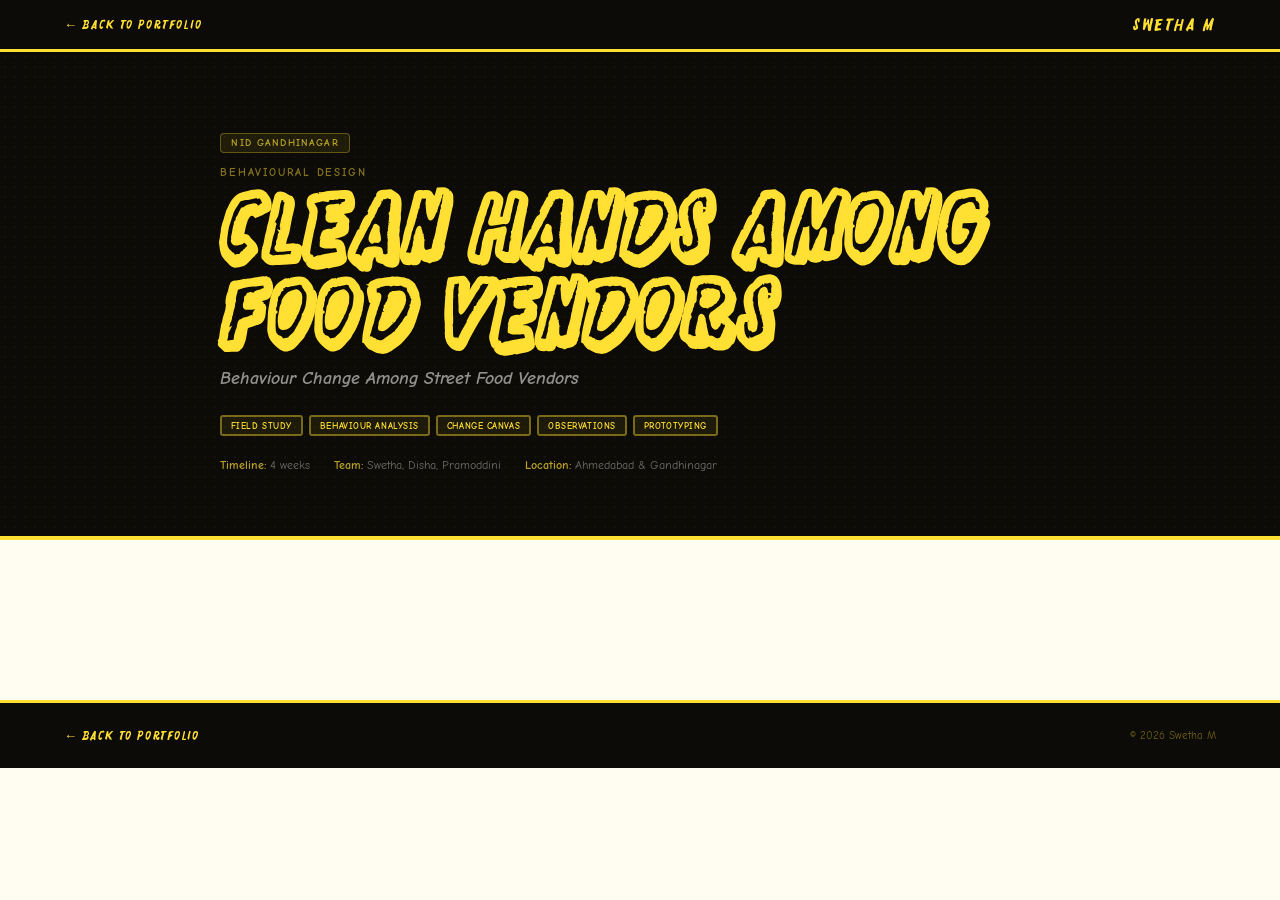
<file: behavior.html>
<!DOCTYPE html>
<html lang="en">

<head>
    <meta charset="UTF-8">
    <meta name="viewport" content="width=device-width, initial-scale=1.0">
    <title>Clean hands among food vendors | Swetha M</title>
    <link rel="stylesheet" href="project-detail.css">
    <link rel="apple-touch-icon" sizes="180x180" href="images/favicon/apple-touch-icon.png">
    <link rel="icon" type="image/png" sizes="32x32" href="images/favicon/favicon-32x32.png">
    <link rel="icon" type="image/png" sizes="16x16" href="images/favicon/favicon-16x16.png">
    <link rel="manifest" href="images/favicon/site.webmanifest">
</head>

<body>
    <nav class="pd-nav">
        <a href="index.html" class="pd-back">← Back to Portfolio</a>
        <span class="pd-brand">Swetha M</span>
    </nav>

    <header class="pd-hero">
        <div class="pd-hero-inner">
            <div class="pd-logo-badge">NID Gandhinagar</div>
            <div class="pd-cat">Behavioural Design</div>
            <h1 class="pd-title">Clean hands among food vendors</h1>
            <p class="pd-subtitle">Behaviour Change Among Street Food Vendors</p>
            <div class="pd-tags">
                <span class="pd-tag">Field Study</span>
                <span class="pd-tag">Behaviour Analysis</span>
                <span class="pd-tag">Change Canvas</span>
                <span class="pd-tag">Observations</span>
                <span class="pd-tag">Prototyping</span>
            </div>
            <div class="pd-meta">
                <span><strong>Timeline:</strong> 4 weeks</span>
                <span><strong>Team:</strong> Swetha, Disha, Pramoddini</span>
                <span><strong>Location:</strong> Ahmedabad &amp; Gandhinagar</span>
            </div>
        </div>
    </header>

    <main class="pd-main"></main>

    <footer class="pd-footer">
        <a href="index.html" class="pd-back-footer">← Back to Portfolio</a>
        <span>© 2026 Swetha M</span>
    </footer>
</body>

</html>
</file>
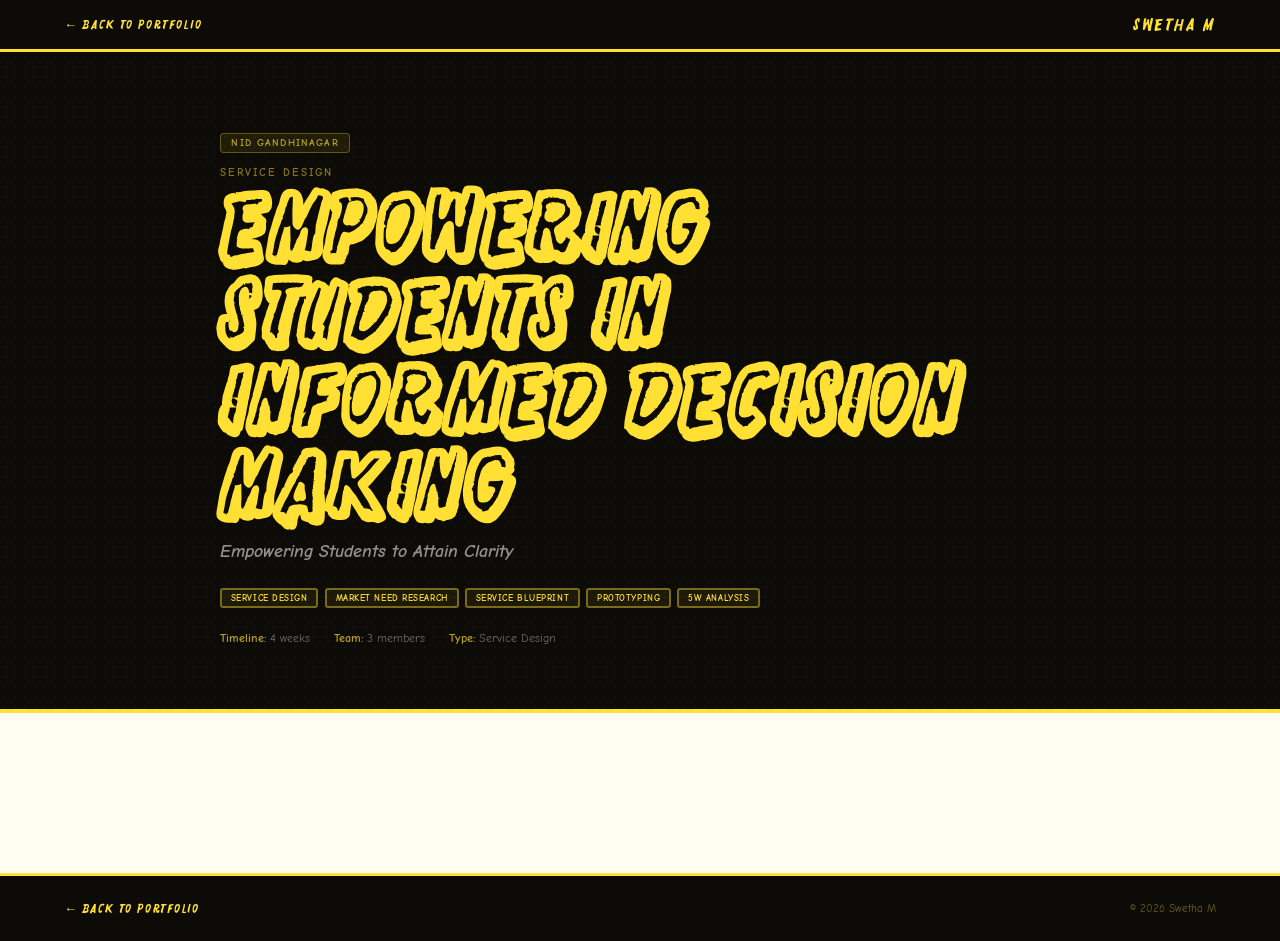
<file: noodle.html>
<!DOCTYPE html>
<html lang="en">

<head>
    <meta charset="UTF-8">
    <meta name="viewport" content="width=device-width, initial-scale=1.0">
    <title>Empowering students in informed decision making | Swetha M</title>
    <link rel="stylesheet" href="project-detail.css">
    <link rel="apple-touch-icon" sizes="180x180" href="images/favicon/apple-touch-icon.png">
    <link rel="icon" type="image/png" sizes="32x32" href="images/favicon/favicon-32x32.png">
    <link rel="icon" type="image/png" sizes="16x16" href="images/favicon/favicon-16x16.png">
    <link rel="manifest" href="images/favicon/site.webmanifest">
</head>

<body>
    <nav class="pd-nav">
        <a href="index.html" class="pd-back">← Back to Portfolio</a>
        <span class="pd-brand">Swetha M</span>
    </nav>

    <header class="pd-hero">
        <div class="pd-hero-inner">
            <div class="pd-logo-badge">NID Gandhinagar</div>
            <div class="pd-cat">Service Design</div>
            <h1 class="pd-title">Empowering students in informed decision making</h1>
            <p class="pd-subtitle">Empowering Students to Attain Clarity</p>
            <div class="pd-tags">
                <span class="pd-tag">Service Design</span>
                <span class="pd-tag">Market Need Research</span>
                <span class="pd-tag">Service Blueprint</span>
                <span class="pd-tag">Prototyping</span>
                <span class="pd-tag">5W Analysis</span>
            </div>
            <div class="pd-meta">
                <span><strong>Timeline:</strong> 4 weeks</span>
                <span><strong>Team:</strong> 3 members</span>
                <span><strong>Type:</strong> Service Design</span>
            </div>
        </div>
    </header>

    <main class="pd-main"></main>

    <footer class="pd-footer">
        <a href="index.html" class="pd-back-footer">← Back to Portfolio</a>
        <span>© 2026 Swetha M</span>
    </footer>
</body>

</html>
</file>
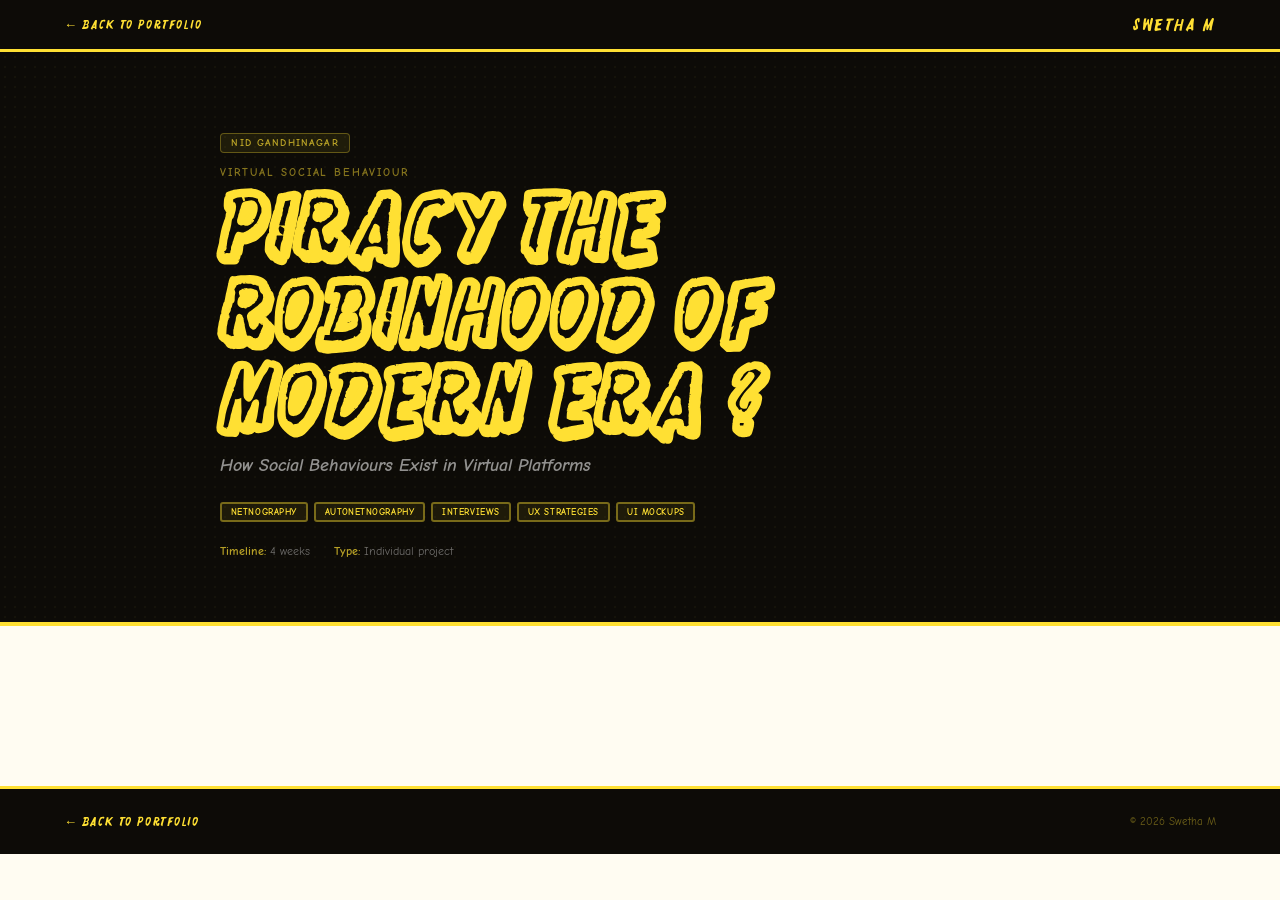
<file: piracy.html>
<!DOCTYPE html>
<html lang="en">

<head>
    <meta charset="UTF-8">
    <meta name="viewport" content="width=device-width, initial-scale=1.0">
    <title>Piracy the Robinhood of modern era ? | Swetha M</title>
    <link rel="stylesheet" href="project-detail.css">
    <link rel="apple-touch-icon" sizes="180x180" href="images/favicon/apple-touch-icon.png">
    <link rel="icon" type="image/png" sizes="32x32" href="images/favicon/favicon-32x32.png">
    <link rel="icon" type="image/png" sizes="16x16" href="images/favicon/favicon-16x16.png">
    <link rel="manifest" href="images/favicon/site.webmanifest">
</head>

<body>
    <nav class="pd-nav">
        <a href="index.html" class="pd-back">← Back to Portfolio</a>
        <span class="pd-brand">Swetha M</span>
    </nav>

    <header class="pd-hero">
        <div class="pd-hero-inner">
            <div class="pd-logo-badge">NID Gandhinagar</div>
            <div class="pd-cat">Virtual Social Behaviour</div>
            <h1 class="pd-title">Piracy the Robinhood of modern era ?</h1>
            <p class="pd-subtitle">How Social Behaviours Exist in Virtual Platforms</p>
            <div class="pd-tags">
                <span class="pd-tag">Netnography</span>
                <span class="pd-tag">Autonetnography</span>
                <span class="pd-tag">Interviews</span>
                <span class="pd-tag">UX Strategies</span>
                <span class="pd-tag">UI Mockups</span>
            </div>
            <div class="pd-meta">
                <span><strong>Timeline:</strong> 4 weeks</span>
                <span><strong>Type:</strong> Individual project</span>
            </div>
        </div>
    </header>

    <main class="pd-main"></main>

    <footer class="pd-footer">
        <a href="index.html" class="pd-back-footer">← Back to Portfolio</a>
        <span>© 2026 Swetha M</span>
    </footer>
</body>

</html>
</file>
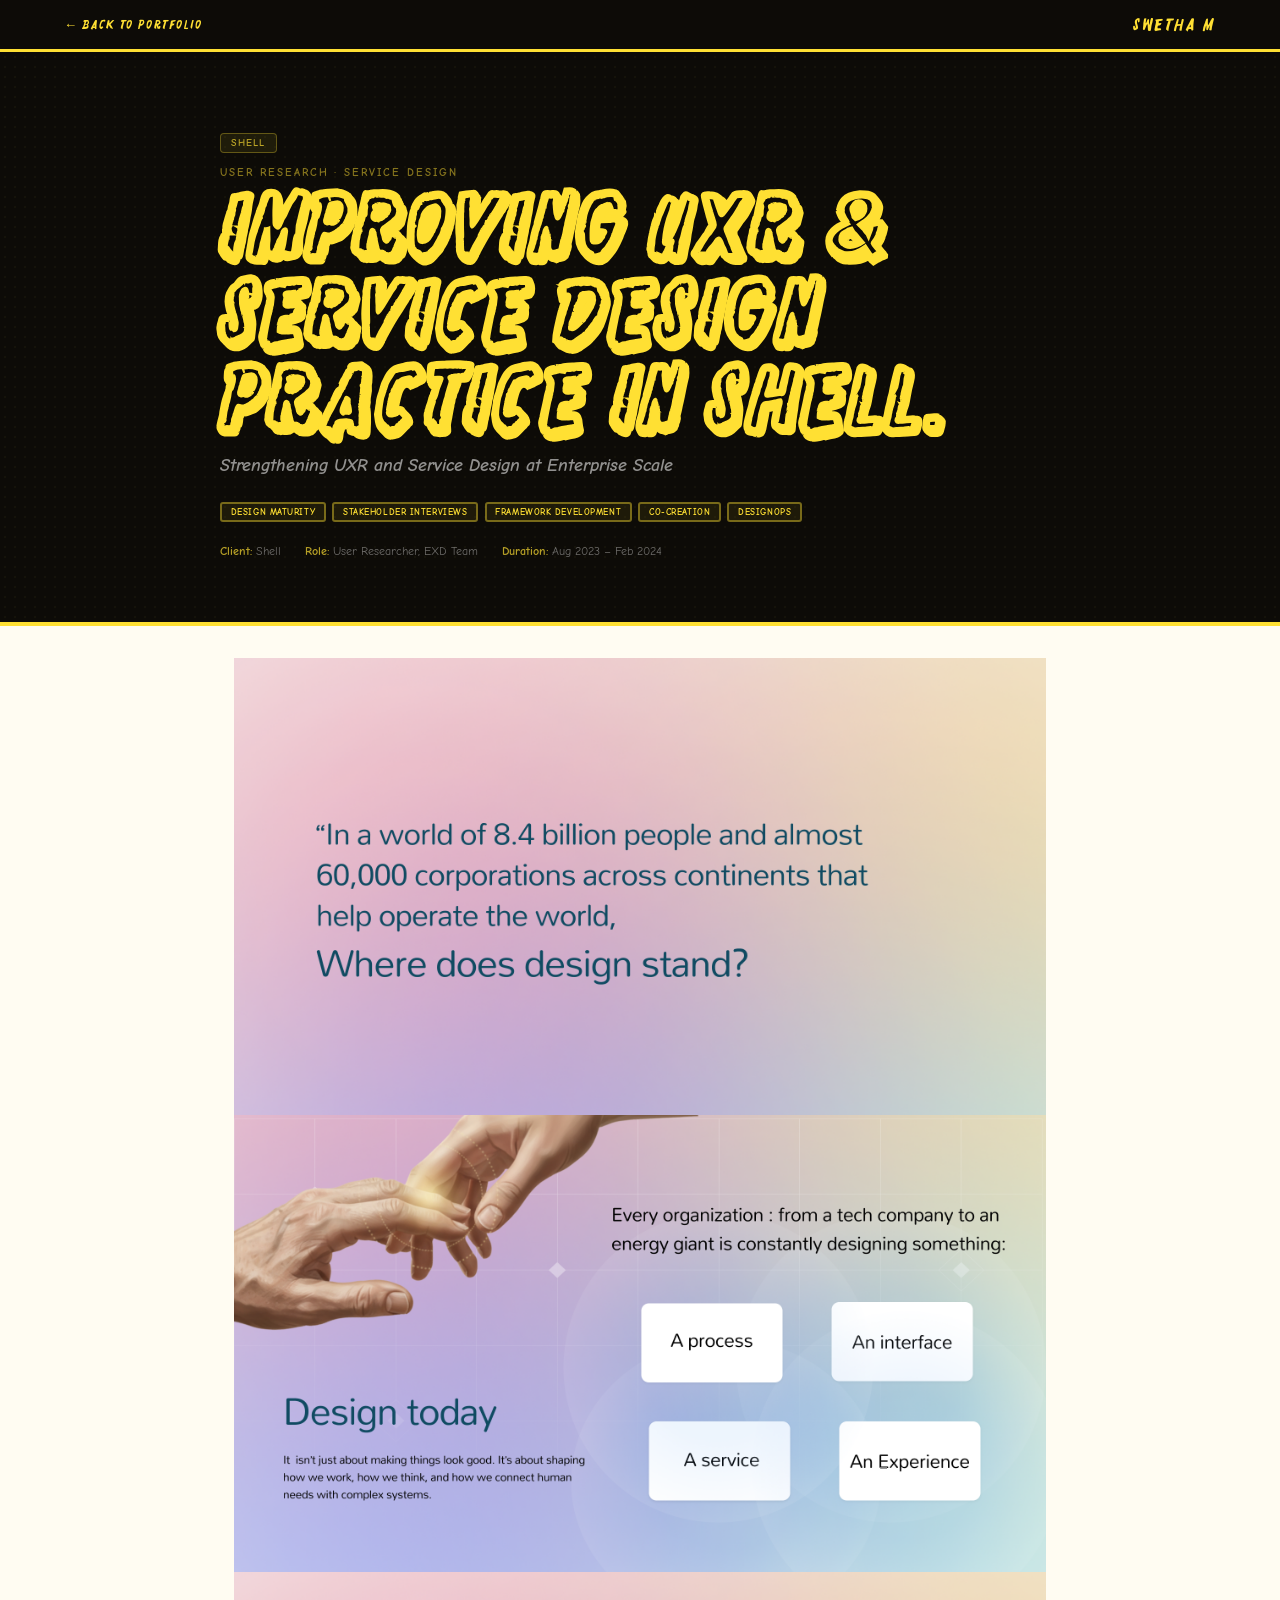
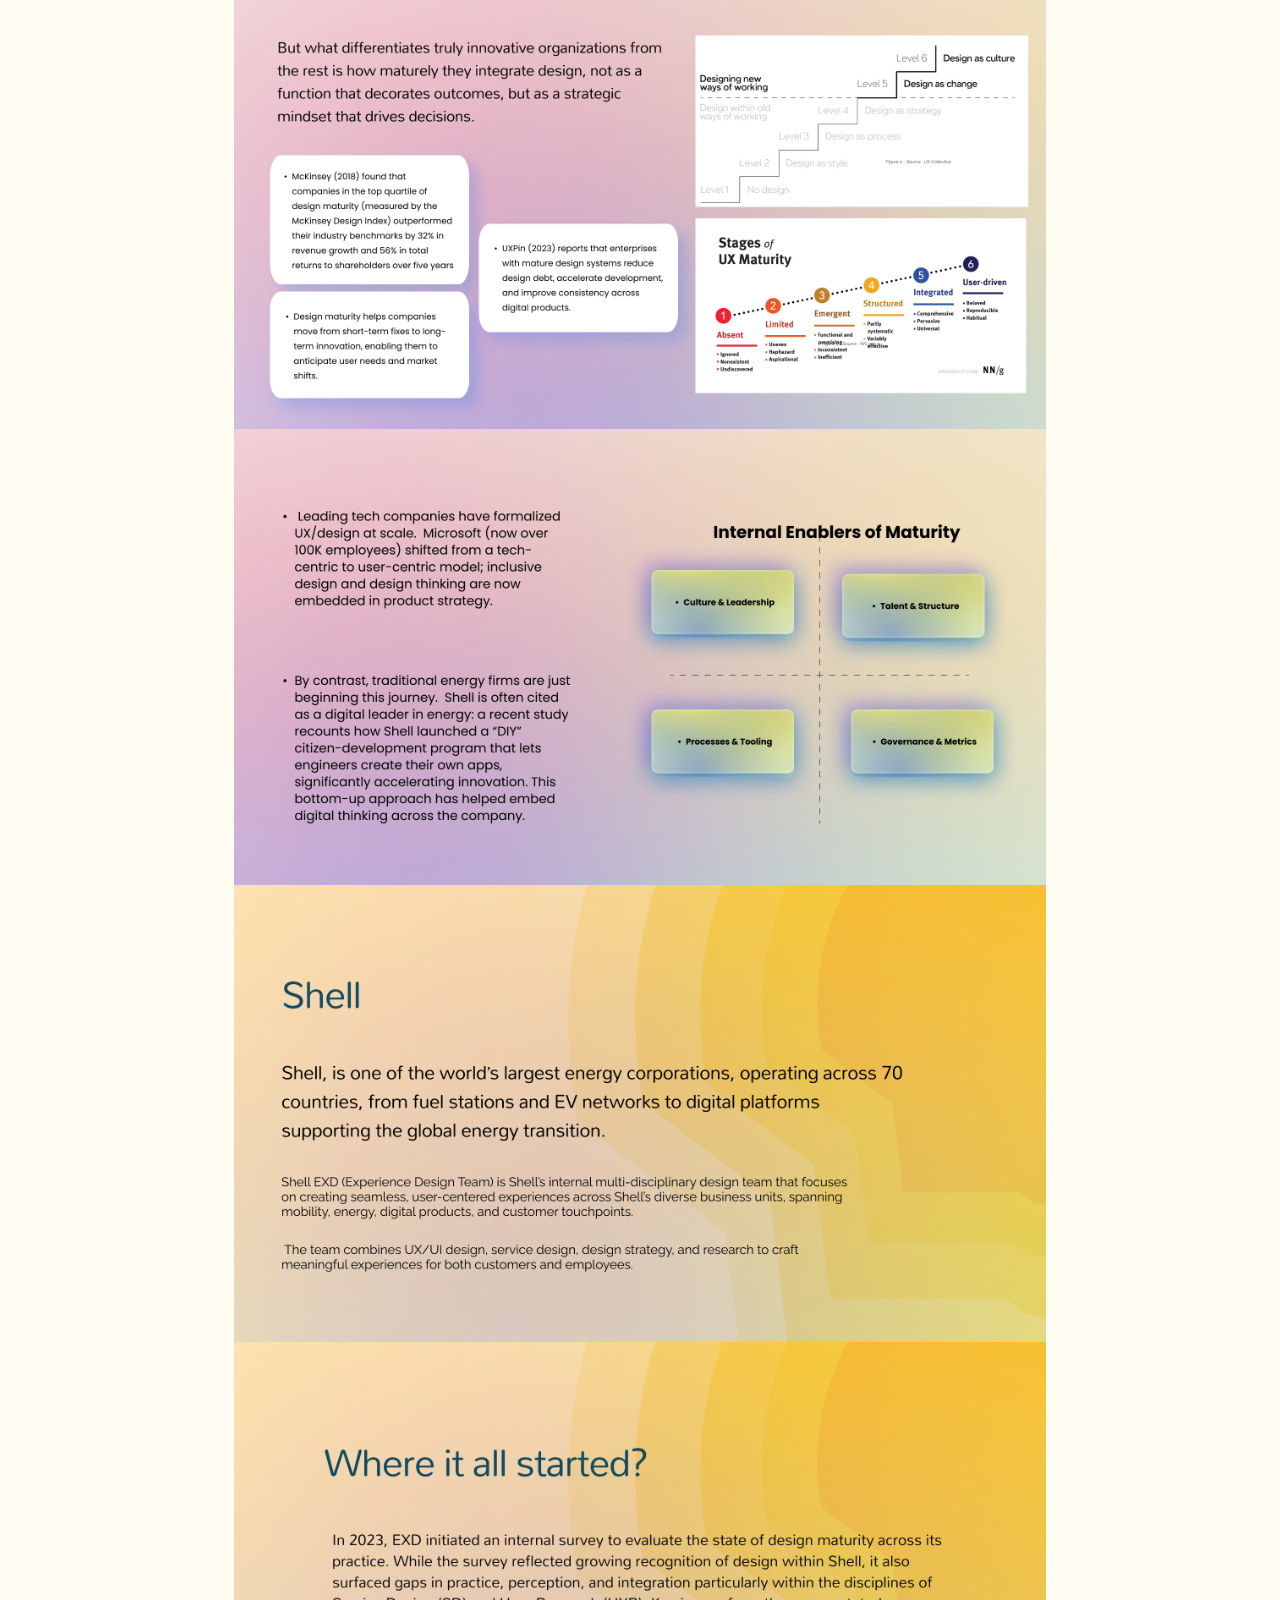
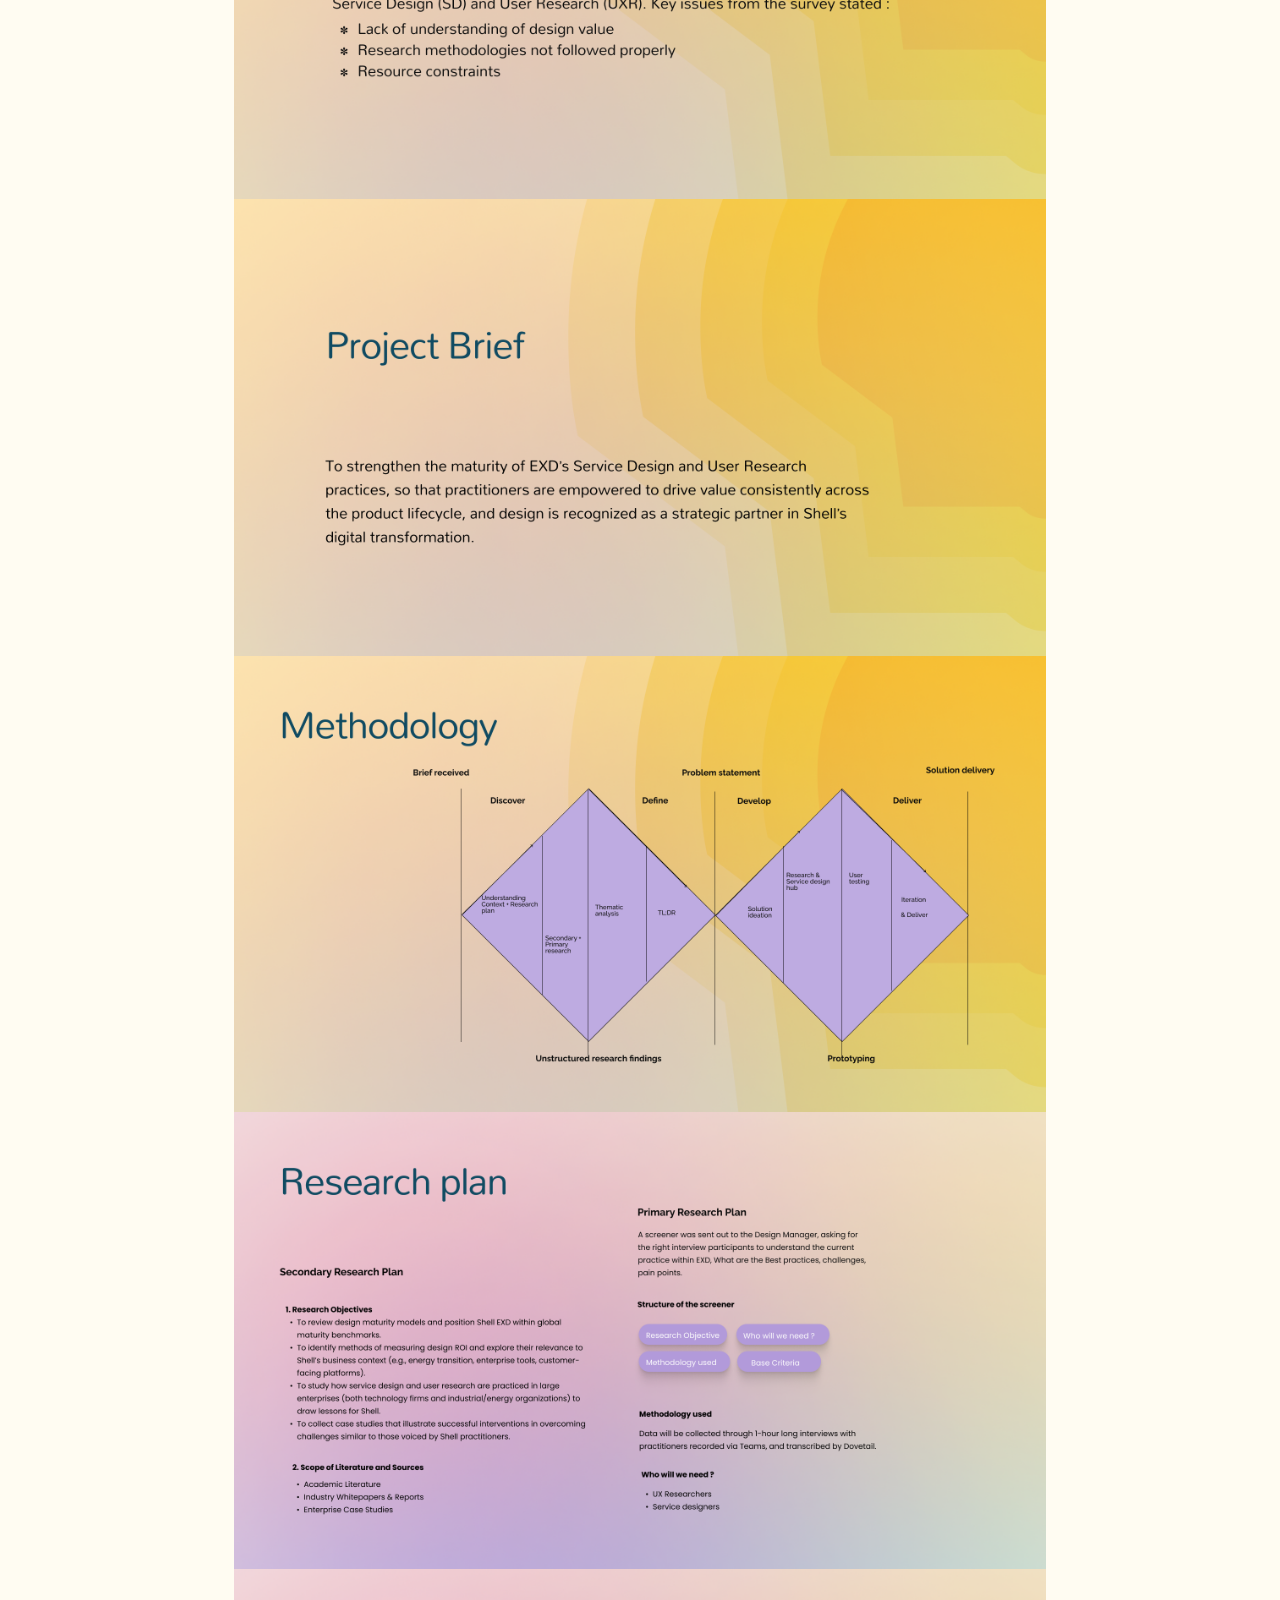
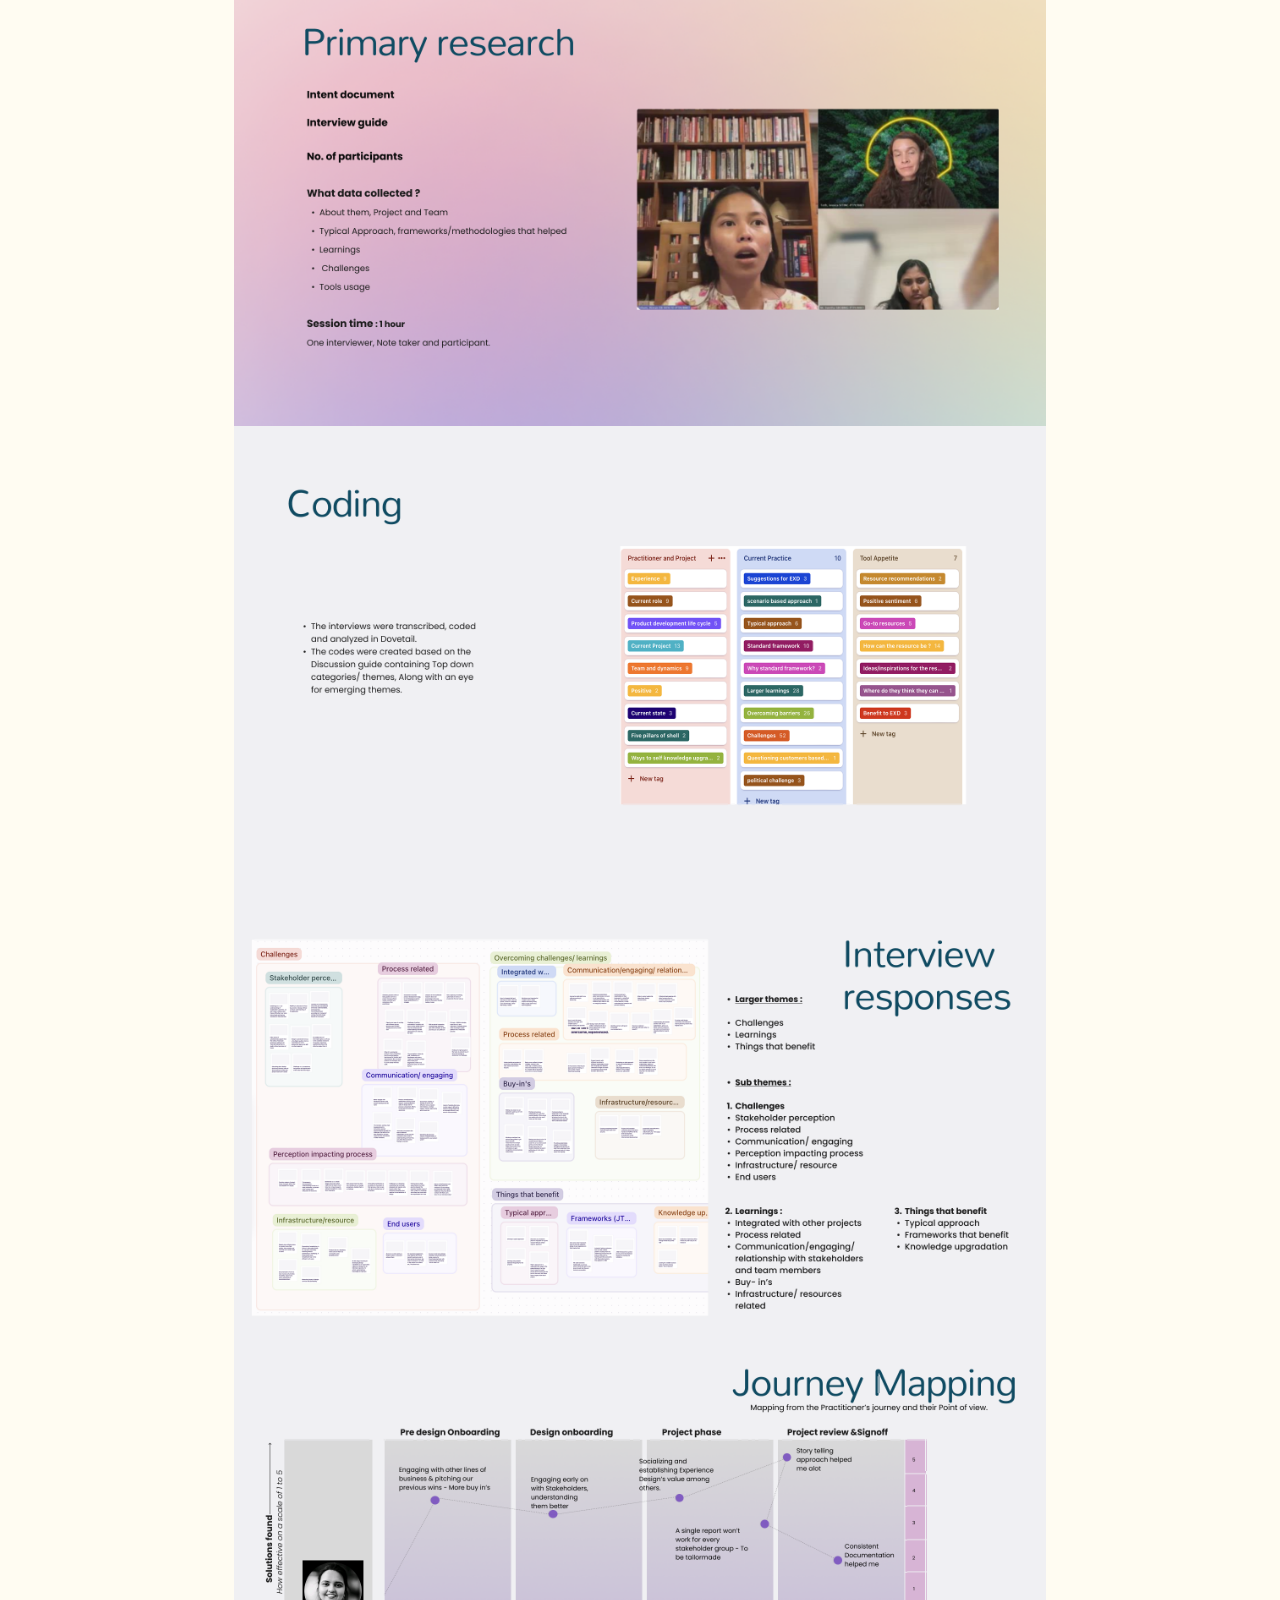
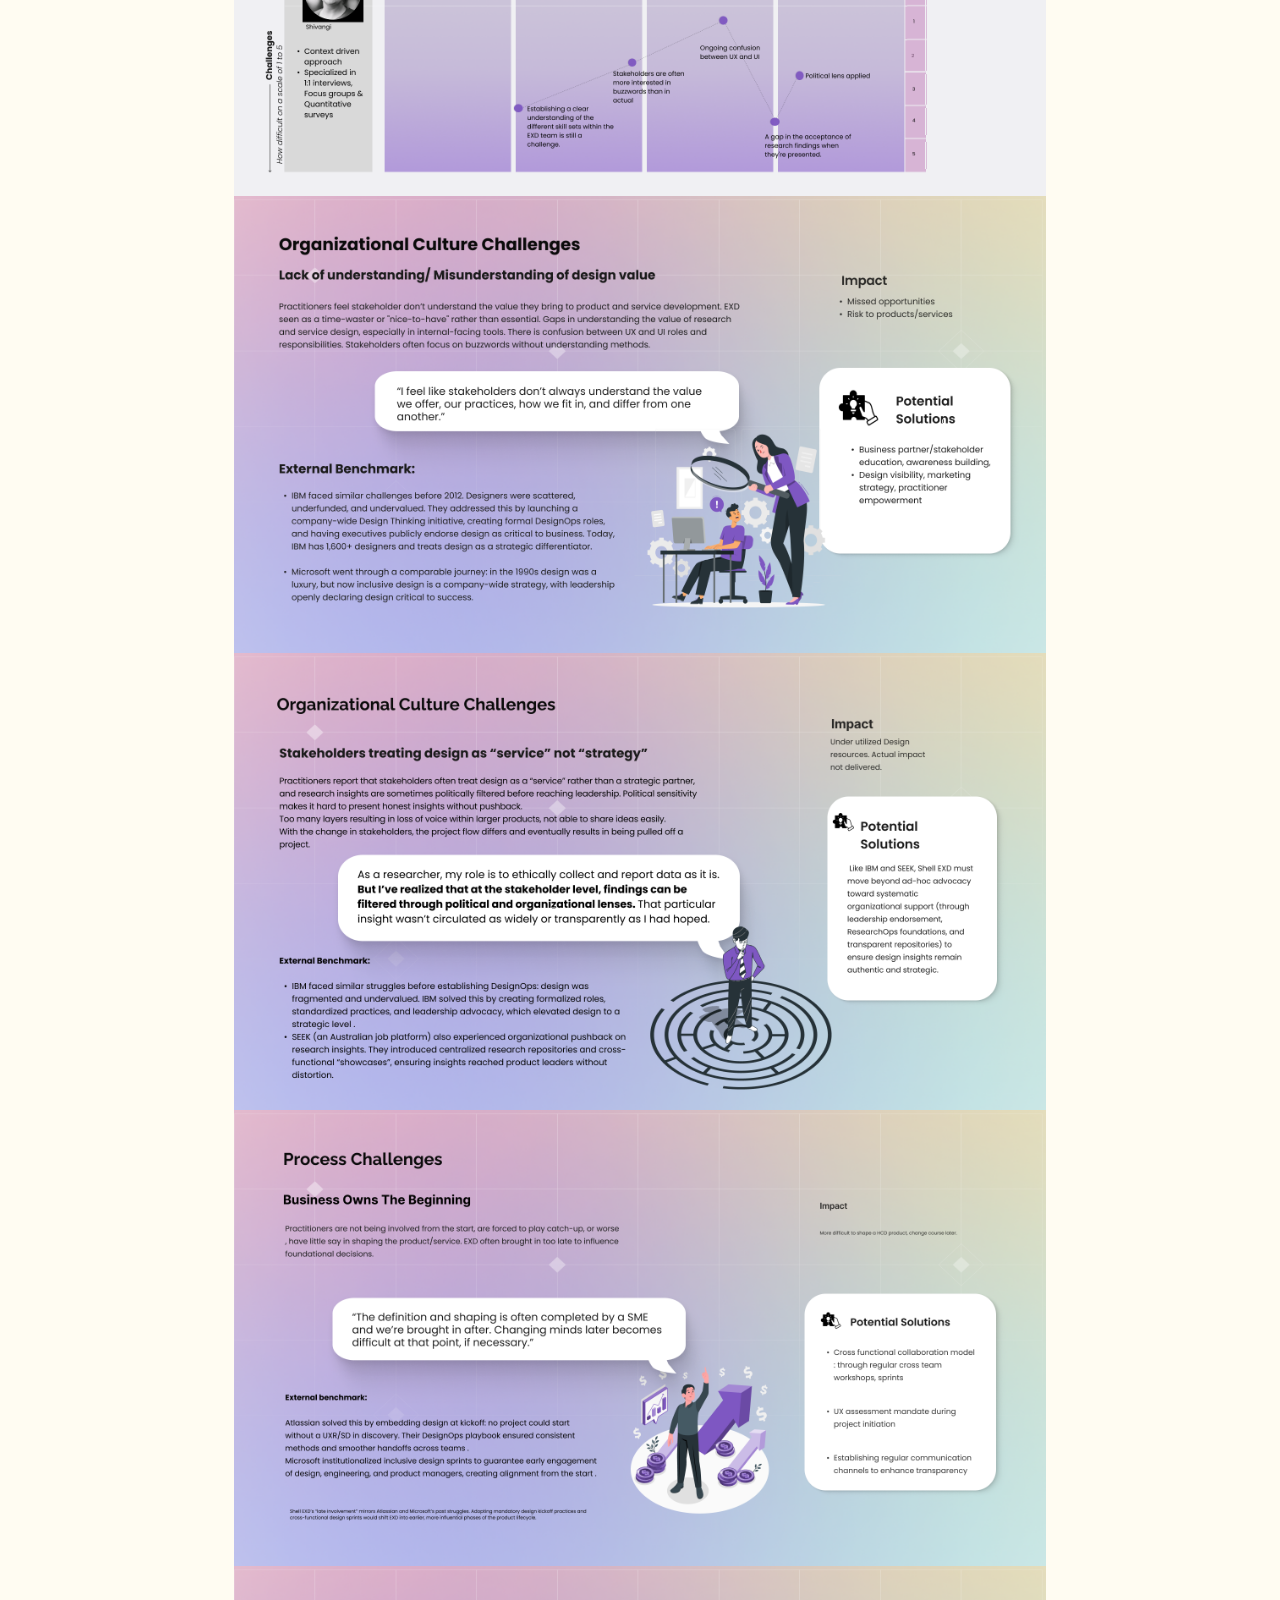
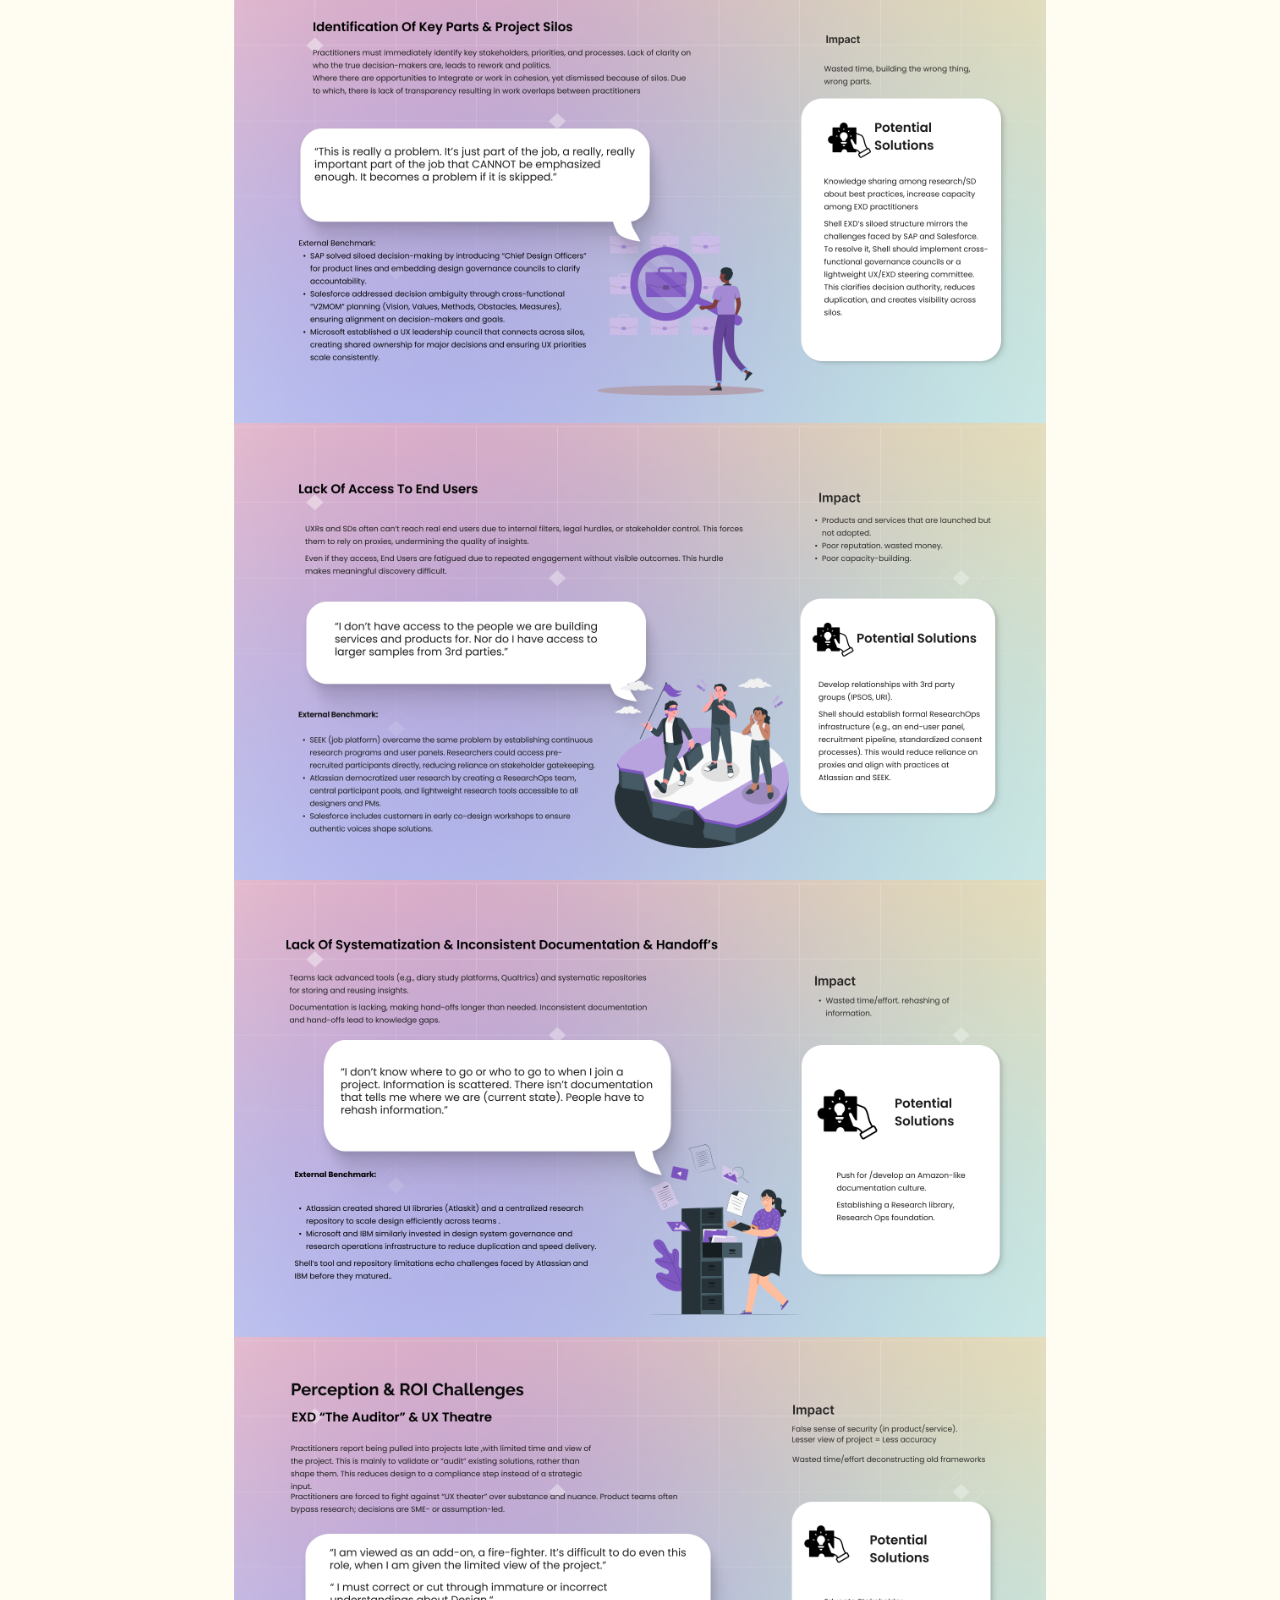
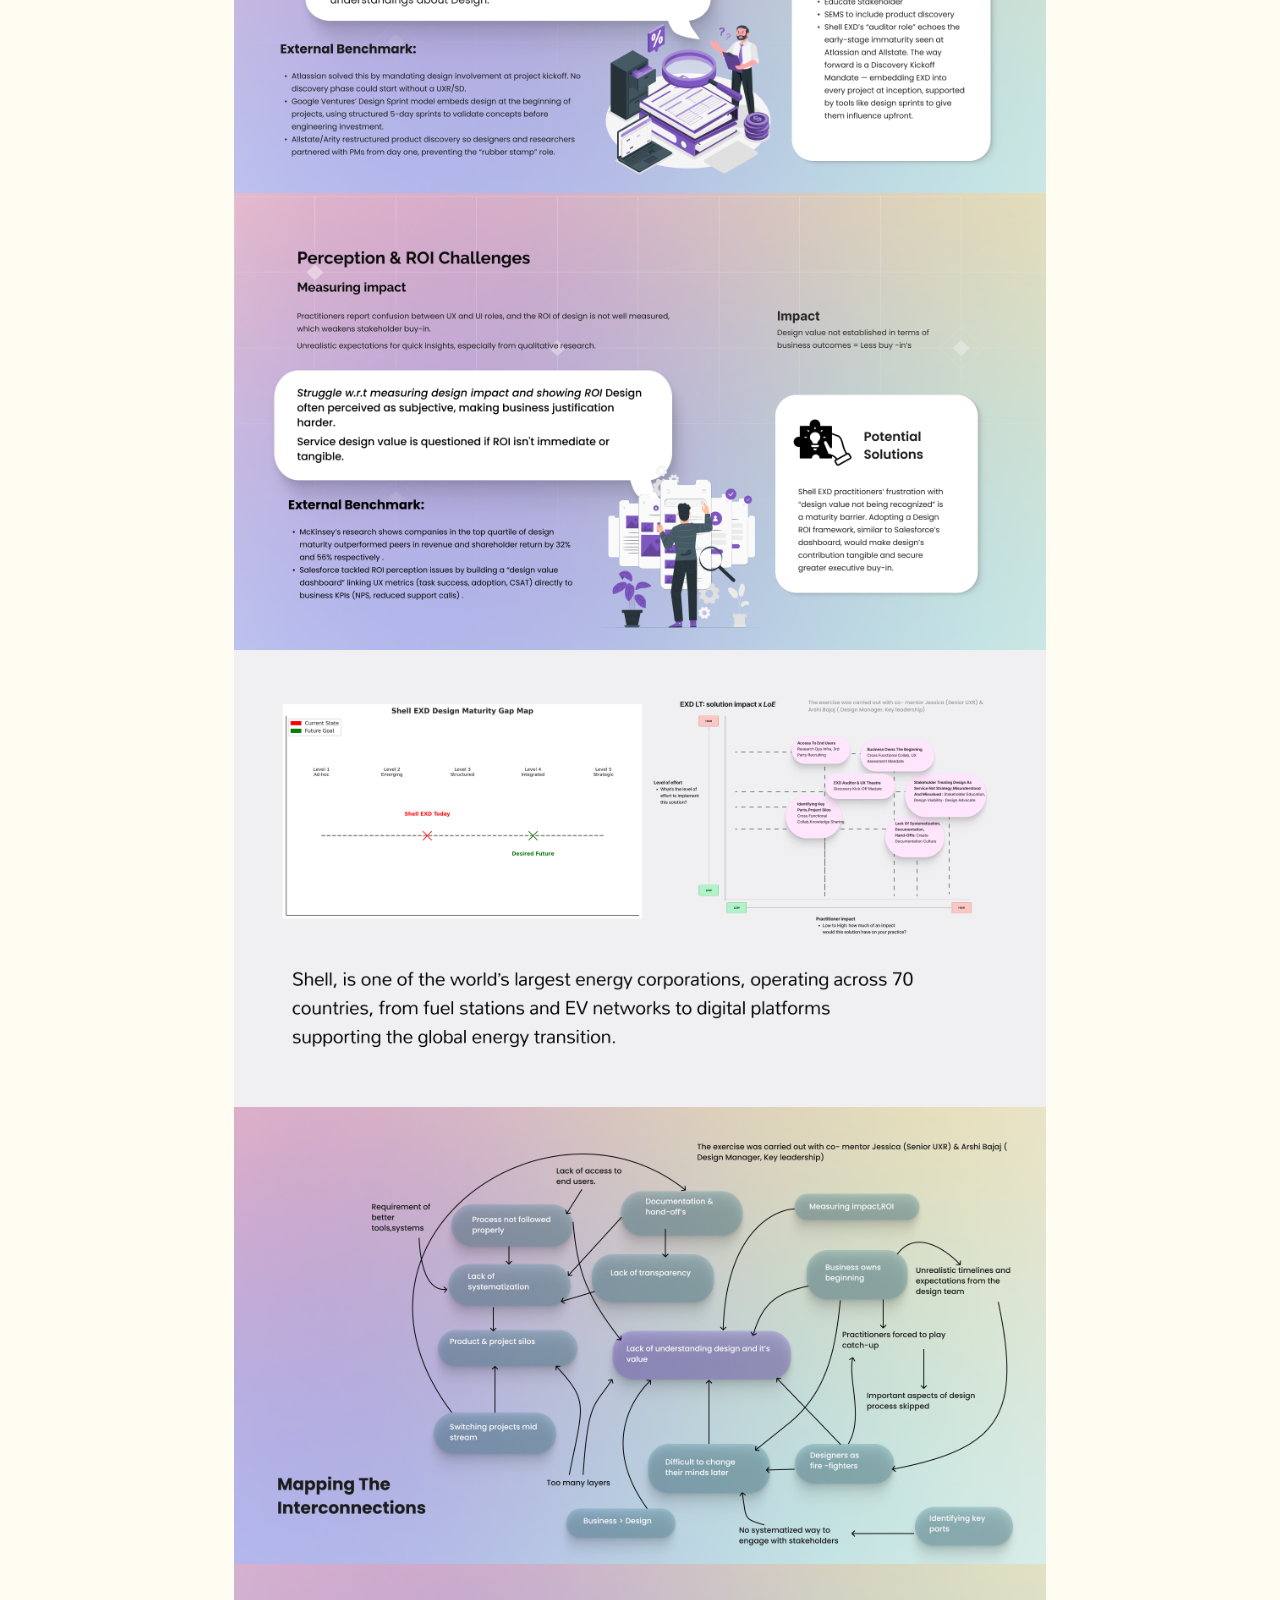
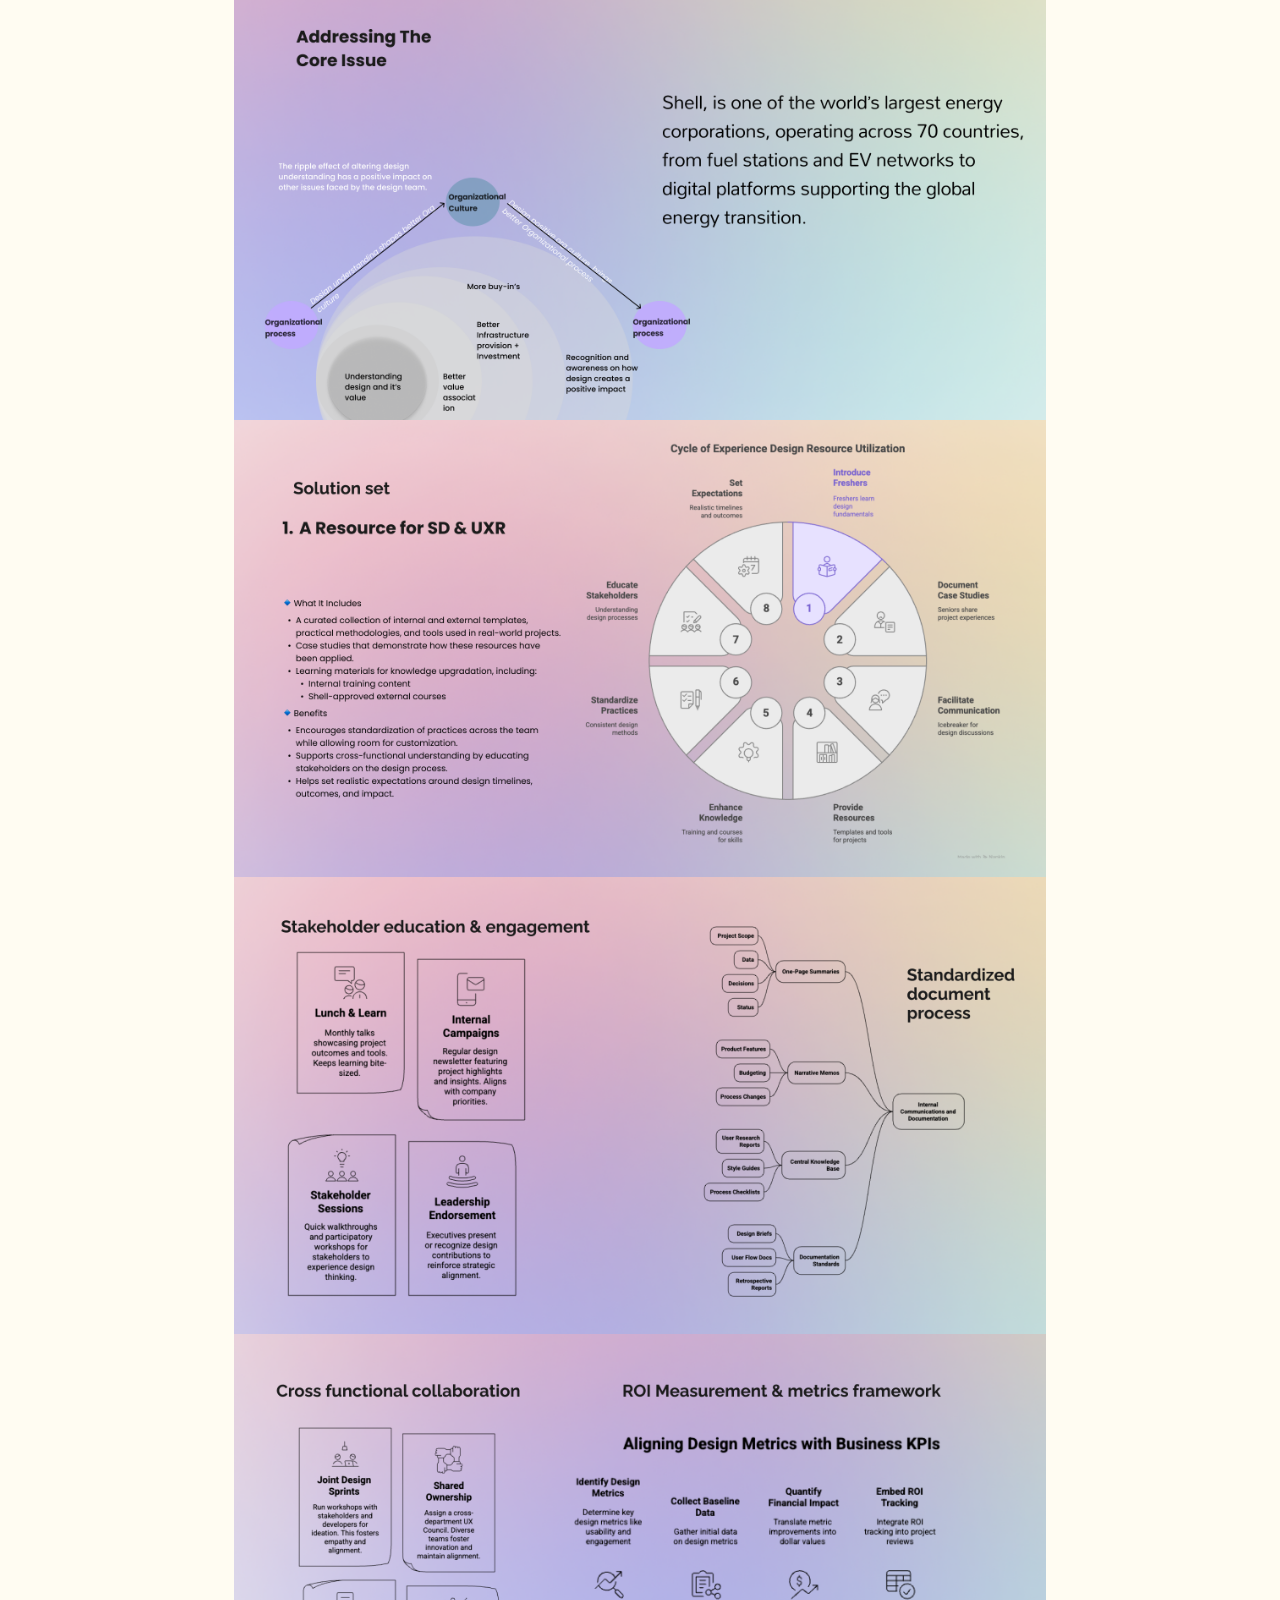
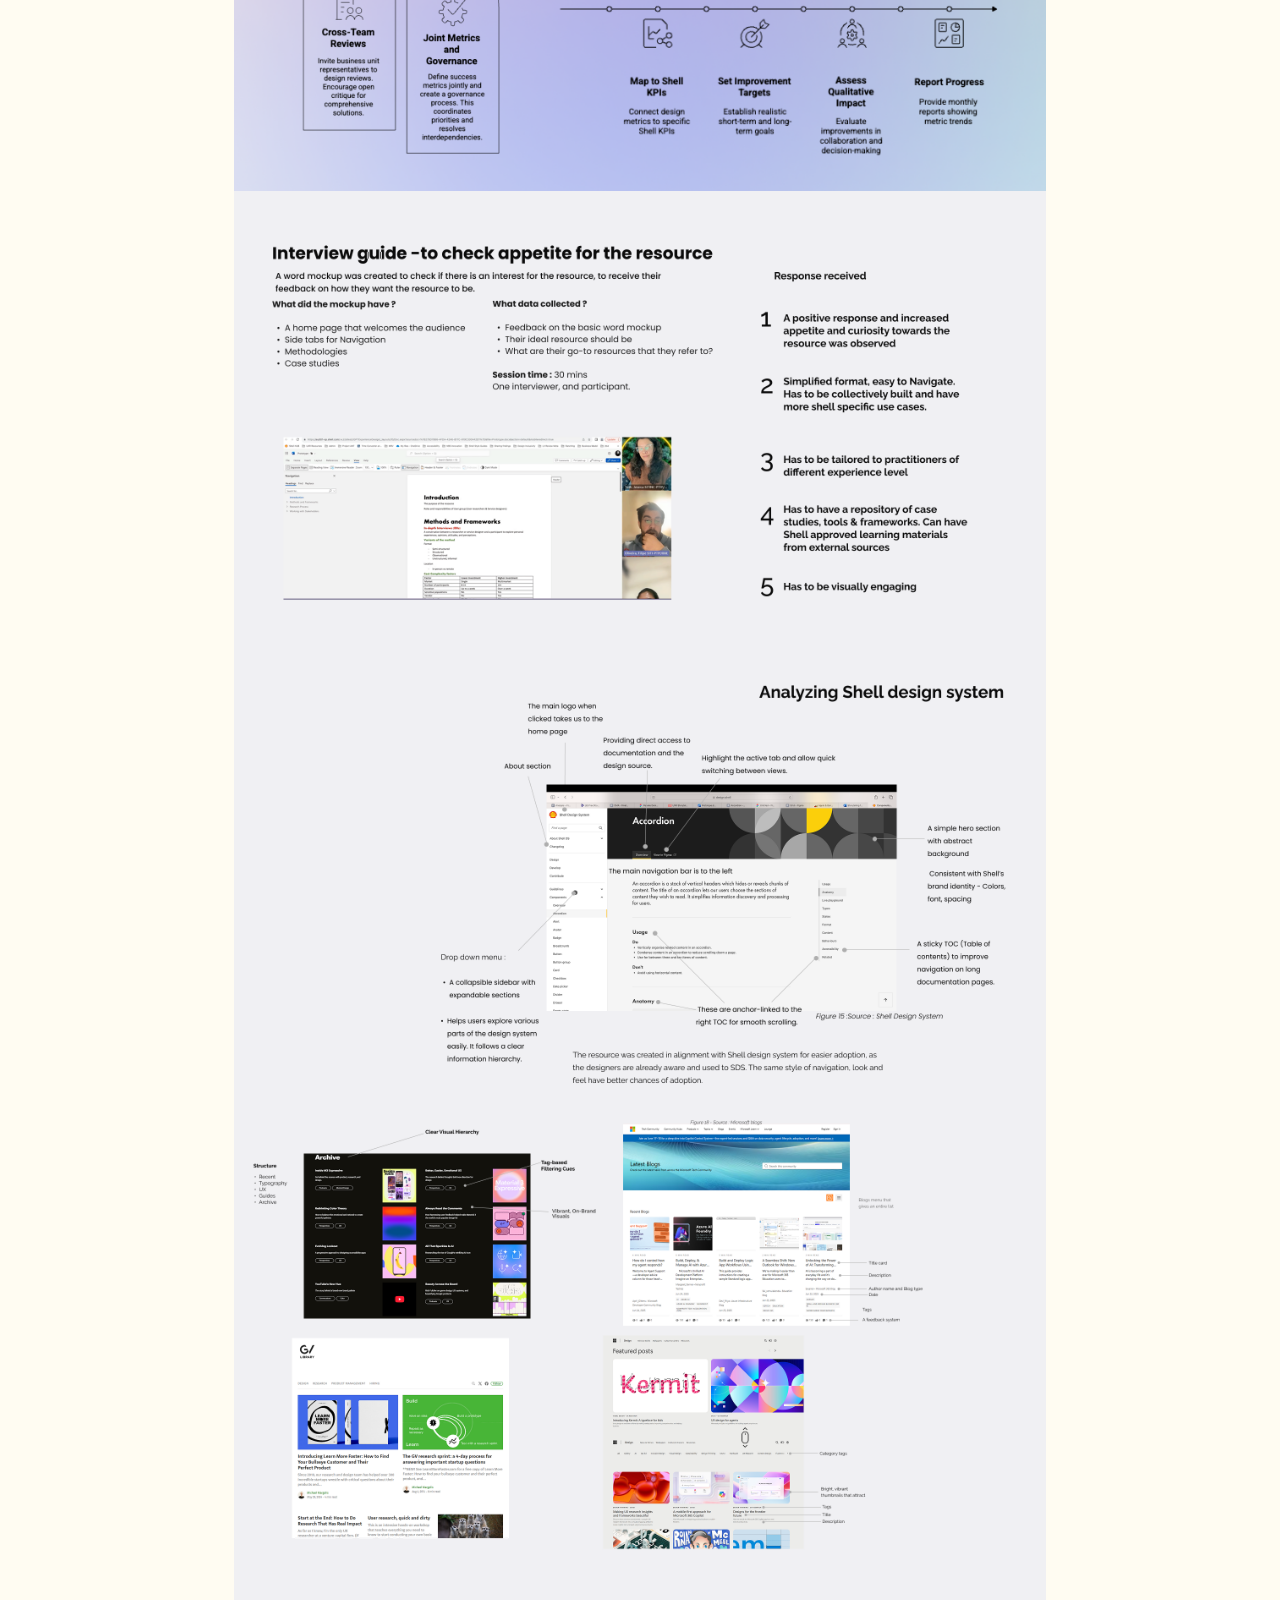
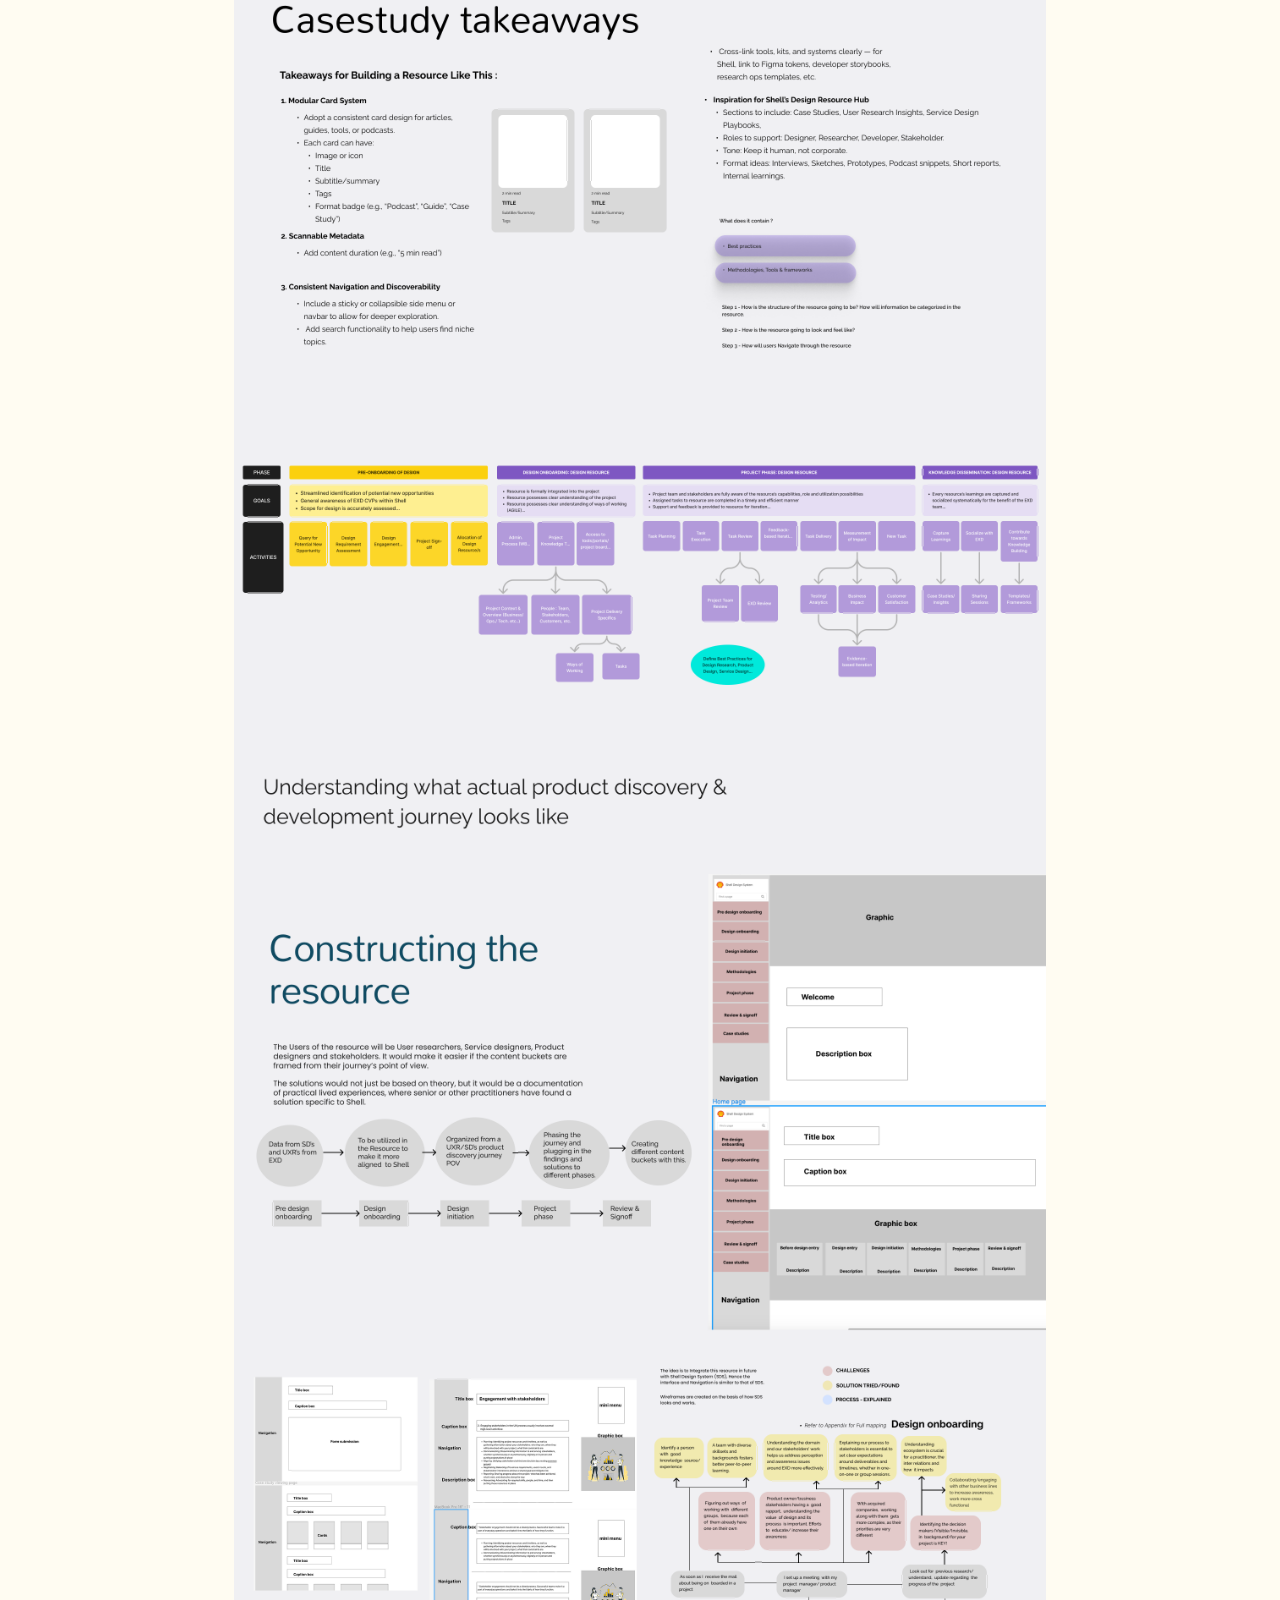
<file: shell.html>
<!DOCTYPE html>
<html lang="en">

<head>
    <meta charset="UTF-8">
    <meta name="viewport" content="width=device-width, initial-scale=1.0">
    <title>Improving UXR & Service design practice in Shell. | Swetha M</title>
    <link rel="stylesheet" href="project-detail.css">
    <link rel="apple-touch-icon" sizes="180x180" href="images/favicon/apple-touch-icon.png">
    <link rel="icon" type="image/png" sizes="32x32" href="images/favicon/favicon-32x32.png">
    <link rel="icon" type="image/png" sizes="16x16" href="images/favicon/favicon-16x16.png">
    <link rel="manifest" href="images/favicon/site.webmanifest">
    <style>
        .sh-gallery {
            max-width: 860px;
            margin: 0 auto;
            padding: 2rem 1.5rem 3rem;
            display: flex;
            flex-direction: column;
            gap: 0;
        }

        .sh-gallery img {
            width: 100%;
            display: block;
        }
    </style>
</head>

<body>
    <nav class="pd-nav">
        <a href="index.html" class="pd-back">← Back to Portfolio</a>
        <span class="pd-brand">Swetha M</span>
    </nav>

    <header class="pd-hero">
        <div class="pd-hero-inner">
            <div class="pd-logo-badge">Shell</div>
            <div class="pd-cat">User Research · Service Design</div>
            <h1 class="pd-title">Improving UXR & Service design practice in Shell.</h1>
            <p class="pd-subtitle">Strengthening UXR and Service Design at Enterprise Scale</p>
            <div class="pd-tags">
                <span class="pd-tag">Design Maturity</span>
                <span class="pd-tag">Stakeholder Interviews</span>
                <span class="pd-tag">Framework Development</span>
                <span class="pd-tag">Co-creation</span>
                <span class="pd-tag">DesignOps</span>
            </div>
            <div class="pd-meta">
                <span><strong>Client:</strong> Shell</span>
                <span><strong>Role:</strong> User Researcher, EXD Team</span>
                <span><strong>Duration:</strong> Aug 2023 – Feb 2024</span>
            </div>
        </div>
    </header>

    <main class="sh-gallery">
        <img src="images/Shell/1.png" alt="">
        <img src="images/Shell/2.png" alt="">
        <img src="images/Shell/3.png" alt="">
        <img src="images/Shell/4.png" alt="">
        <img src="images/Shell/5.png" alt="">
        <img src="images/Shell/6.png" alt="">
        <img src="images/Shell/7.png" alt="">
        <img src="images/Shell/8.png" alt="">
        <img src="images/Shell/9.png" alt="">
        <img src="images/Shell/10.png" alt="">
        <img src="images/Shell/11.png" alt="">
        <img src="images/Shell/12.png" alt="">
        <img src="images/Shell/13.png" alt="">
        <img src="images/Shell/14.png" alt="">
        <img src="images/Shell/15.png" alt="">
        <img src="images/Shell/16.png" alt="">
        <img src="images/Shell/17.png" alt="">
        <img src="images/Shell/18.png" alt="">
        <img src="images/Shell/19.png" alt="">
        <img src="images/Shell/20.png" alt="">
        <img src="images/Shell/21.png" alt="">
        <img src="images/Shell/22.png" alt="">
        <img src="images/Shell/23.png" alt="">
        <img src="images/Shell/24.png" alt="">
        <img src="images/Shell/25.png" alt="">
        <img src="images/Shell/26.png" alt="">
        <img src="images/Shell/27.png" alt="">
        <img src="images/Shell/28.png" alt="">
        <img src="images/Shell/29.png" alt="">
        <img src="images/Shell/30.png" alt="">
        <img src="images/Shell/31.png" alt="">
        <img src="images/Shell/32.png" alt="">
        <img src="images/Shell/33.png" alt="">
        <img src="images/Shell/34.png" alt="">
        <img src="images/Shell/35.png" alt="">
        <img src="images/Shell/36.png" alt="">
        <img src="images/Shell/37.png" alt="">
        <img src="images/Shell/38.png" alt="">
        <img src="images/Shell/39.png" alt="">
        <img src="images/Shell/40.png" alt="">
        <img src="images/Shell/41.png" alt="">
        <img src="images/Shell/42.png" alt="">
        <img src="images/Shell/43.png" alt="">
    </main>

    <footer class="pd-footer">
        <a href="index.html" class="pd-back-footer">← Back to Portfolio</a>
        <span>© 2026 Swetha M</span>
    </footer>
</body>

</html>
</file>
<file: project-detail.css>
/* ==============================================
   SWETHA M | PROJECT DETAIL PAGES
   project-detail.css
   ============================================== */

@import url('https://fonts.googleapis.com/css2?family=Bangers&family=Comic+Neue:ital,wght@0,400;0,700;1,400;1,700&family=Raleway:ital,wght@0,400;0,600;0,700;0,800;1,400&display=swap');

@font-face {
    font-family: 'CA Smut';
    src: url('fonts/CASmut-Regular.otf') format('opentype');
    font-weight: normal;
    font-style: normal;
}

@font-face {
    font-family: 'CA Smut Fill';
    src: url('fonts/CASmut-Fill.otf') format('opentype');
    font-weight: normal;
    font-style: normal;
}

:root {
    --ink: #111007;
    --ink2: #3A2E18;
    --paper: #FFFCF2;
    --gold: #D4A017;
    --c-home: #FFE033;
    --bg: #0D0B07;
    --fh: 'CA Smut', 'Bangers', cursive;
    --fhf: 'CA Smut Fill', 'CA Smut', cursive;
    --fb: 'Comic Neue', cursive;
    --ease: cubic-bezier(.22, 1, .36, 1);
}

*,
*::before,
*::after {
    margin: 0;
    padding: 0;
    box-sizing: border-box;
}

html {
    background: var(--paper);
    scroll-behavior: smooth;
}

body {
    font-family: var(--fb);
    color: var(--ink);
    background: var(--paper);
    min-height: 100vh;
}

a {
    color: inherit;
    text-decoration: none;
}

img {
    display: block;
    max-width: 100%;
    height: auto;
}

/* ── NAV ── */
.pd-nav {
    position: sticky;
    top: 0;
    z-index: 100;
    display: flex;
    align-items: center;
    justify-content: space-between;
    padding: .85rem 5%;
    background: var(--bg);
    border-bottom: 3px solid var(--c-home);
}

.pd-back {
    font-family: var(--fhf);
    font-size: .82rem;
    letter-spacing: .07em;
    color: var(--c-home);
    text-transform: uppercase;
    display: inline-flex;
    align-items: center;
    gap: .35rem;
    transition: .2s;
}

.pd-back:hover {
    color: #fff;
}

.pd-brand {
    font-family: var(--fhf);
    font-size: 1.1rem;
    color: var(--c-home);
    letter-spacing: .1em;
}

/* ── HERO ── */
.pd-hero {
    background: var(--bg);
    background-image: radial-gradient(circle, rgba(255, 224, 51, .04) 1px, transparent 1px);
    background-size: 10px 10px;
    padding: 5rem 5% 4rem;
    border-bottom: 4px solid var(--c-home);
}

.pd-hero-inner {
    max-width: 840px;
    margin: 0 auto;
}

.pd-logo-badge {
    display: inline-block;
    font-family: var(--fb);
    font-size: .6rem;
    font-weight: 800;
    text-transform: uppercase;
    letter-spacing: .12em;
    color: rgba(255, 224, 51, .7);
    background: rgba(255, 224, 51, .08);
    border: 1.5px solid rgba(255, 224, 51, .3);
    padding: .22rem .65rem;
    border-radius: 4px;
    margin-bottom: .8rem;
}

.pd-cat {
    font-family: var(--fb);
    font-size: .68rem;
    font-weight: 800;
    text-transform: uppercase;
    letter-spacing: .18em;
    color: rgba(255, 224, 51, .5);
    margin-bottom: .5rem;
}

.pd-title {
    font-family: var(--fh);
    font-size: clamp(3rem, 7vw, 5.5rem);
    color: var(--c-home);
    line-height: .98;
    letter-spacing: .04em;
    -webkit-text-stroke: 2px var(--c-home);
    margin-bottom: .4rem;
}

.pd-subtitle {
    font-family: var(--fb);
    font-size: clamp(.9rem, 2vw, 1.15rem);
    color: rgba(255, 255, 255, .55);
    font-style: italic;
    font-weight: 600;
    margin-bottom: 1.4rem;
    line-height: 1.5;
}

.pd-tags {
    display: flex;
    flex-wrap: wrap;
    gap: .4rem;
    margin-bottom: 1.4rem;
}

.pd-tag {
    font-family: var(--fb);
    font-size: .58rem;
    font-weight: 700;
    text-transform: uppercase;
    letter-spacing: .06em;
    color: var(--c-home);
    padding: .2rem .55rem;
    border: 2px solid rgba(255, 224, 51, .4);
    border-radius: 3px;
    background: rgba(255, 224, 51, .07);
}

.pd-meta {
    display: flex;
    flex-wrap: wrap;
    gap: 1.5rem;
    font-family: var(--fb);
    font-size: .75rem;
    color: rgba(255, 255, 255, .4);
}

.pd-meta strong {
    color: rgba(255, 224, 51, .7);
}

/* ── PREVIEW IMAGE ── */
.pd-preview-img {
    width: 100%;
    background: #111;
    border-bottom: 3px solid var(--ink);
    max-height: 520px;
    overflow: hidden;
}

.pd-preview-img img {
    width: 100%;
    max-height: 520px;
    object-fit: cover;
    object-position: top center;
    opacity: .92;
}

/* ── MAIN CONTENT ── */
.pd-main {
    max-width: 780px;
    margin: 0 auto;
    padding: 4rem 5% 6rem;
}

/* ── SECTIONS ── */
.pd-section {
    margin-bottom: 3rem;
}

.pd-section h2 {
    font-family: var(--fhf);
    font-size: clamp(1.5rem, 3vw, 2rem);
    color: var(--ink);
    letter-spacing: .04em;
    margin-bottom: .9rem;
    padding-bottom: .5rem;
    border-bottom: 3px solid var(--ink);
}

.pd-section h3 {
    font-family: var(--fhf);
    font-size: 1.15rem;
    color: var(--ink);
    margin-bottom: .6rem;
    letter-spacing: .04em;
}

.pd-section p {
    font-size: .92rem;
    color: rgba(58, 46, 24, .62);
    line-height: 1.9;
    margin-bottom: .65rem;
}

.pd-section ul,
.pd-section ol {
    padding-left: 1.4rem;
    margin-bottom: .65rem;
}

.pd-section li {
    font-size: .92rem;
    color: rgba(58, 46, 24, .62);
    line-height: 1.8;
    margin-bottom: .25rem;
}

.pd-section strong {
    color: var(--ink);
}

.pd-section em {
    font-style: italic;
}

.pd-section blockquote {
    border-left: 4px solid var(--ink);
    padding: .5rem 0 .5rem 1.2rem;
    margin: 1rem 0;
    font-style: italic;
    font-weight: 600;
    color: var(--ink2);
    font-size: 1rem;
    line-height: 1.7;
    background: rgba(212, 160, 23, .07);
    border-radius: 0 6px 6px 0;
}

/* Callout variant */
.pd-section--callout {
    background: rgba(255, 224, 51, .1);
    border: 2.5px solid var(--ink);
    border-radius: 8px;
    padding: 1.5rem 1.8rem;
    box-shadow: 5px 5px 0 var(--ink);
}

.pd-section--callout h3 {
    font-family: var(--fhf);
    font-size: 1.2rem;
    color: var(--ink);
    margin-bottom: .7rem;
}

/* ── IMAGES ── */
.pd-img-wrap {
    margin: 2rem 0;
    border: 3px solid var(--ink);
    border-radius: 8px;
    overflow: hidden;
    box-shadow: 6px 6px 0 var(--ink);
}

.pd-img-wrap img {
    width: 100%;
    display: block;
}

.pd-img-grid {
    display: grid;
    grid-template-columns: 1fr 1fr;
    gap: 1rem;
    margin: 2rem 0;
}

.pd-img-grid img {
    border: 3px solid var(--ink);
    border-radius: 6px;
    box-shadow: 4px 4px 0 var(--ink);
    object-fit: cover;
    width: 100%;
}

/* ── FOOTER ── */
.pd-footer {
    display: flex;
    align-items: center;
    justify-content: space-between;
    padding: 1.5rem 5%;
    background: var(--bg);
    border-top: 3px solid var(--c-home);
    font-family: var(--fb);
    font-size: .7rem;
    color: rgba(255, 224, 51, .4);
}

.pd-back-footer {
    font-family: var(--fhf);
    font-size: .82rem;
    letter-spacing: .06em;
    color: var(--c-home);
    text-transform: uppercase;
    transition: .2s;
}

.pd-back-footer:hover {
    color: #fff;
}

/* ── RESPONSIVE ── */
@media (max-width: 640px) {
    .pd-img-grid {
        grid-template-columns: 1fr;
    }

    .pd-meta {
        gap: .8rem;
    }
}
</file>
